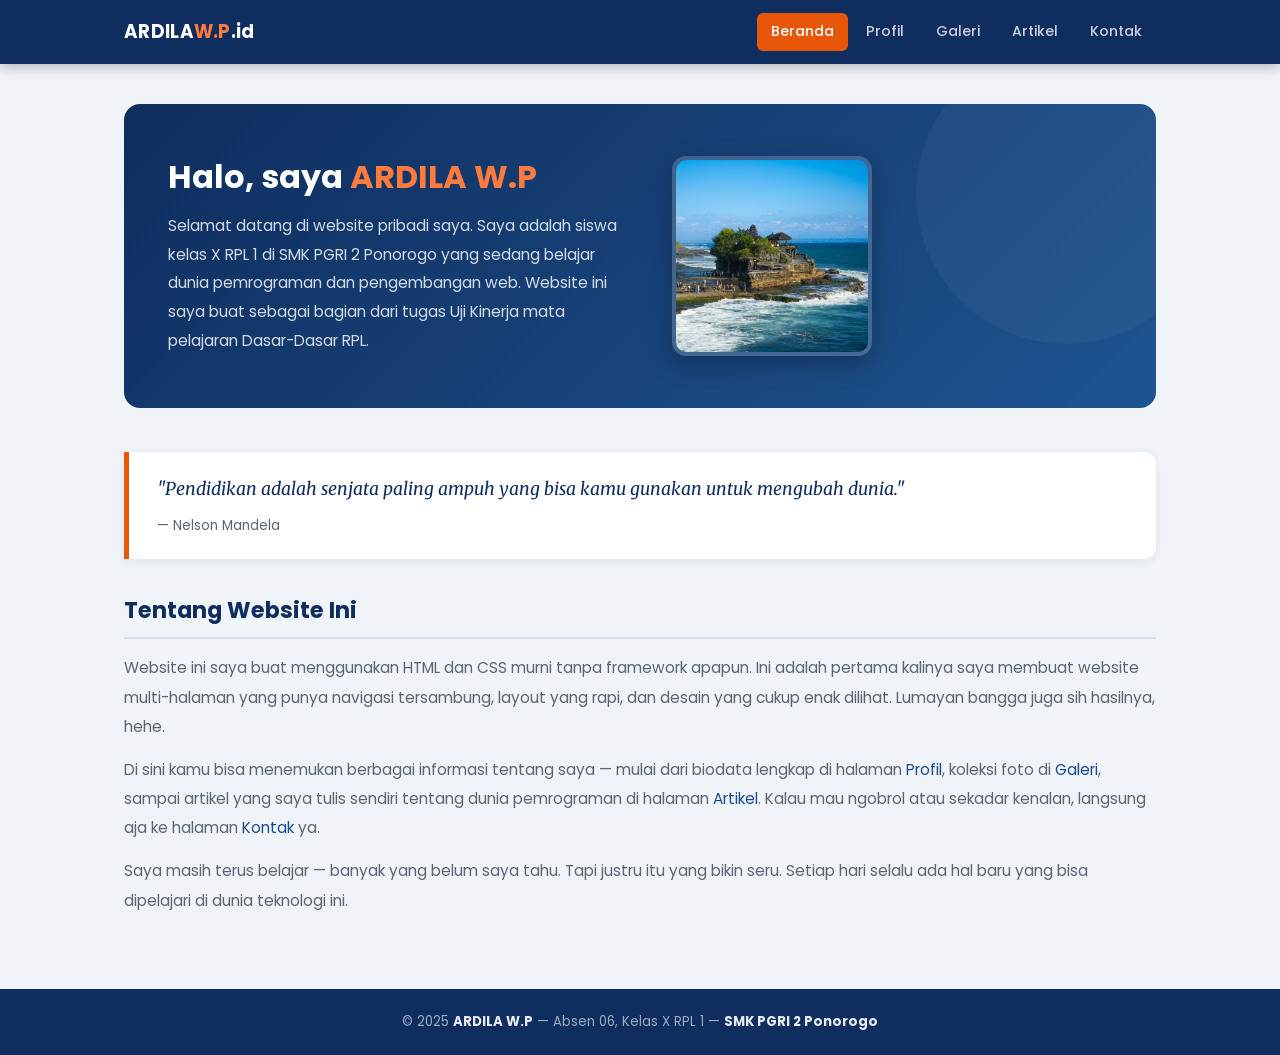
<file: website_ardila/index.html>
<!DOCTYPE html>
<html lang="id">
<head>
    <meta charset="UTF-8">
    <meta name="viewport" content="width=device-width, initial-scale=1.0">
    <title>Beranda — Website ardila w.p</title>
    <link rel="stylesheet" href="style.css">
</head>
<body>

    <header>
        <div class="header-dalam">
            <a href="index.html" class="logo-site">ARDILA<span>W.P</span>.id</a>
            <nav>
                <ul>
                    <li><a href="index.html" class="aktif">Beranda</a></li>
                    <li><a href="profil.html">Profil</a></li>
                    <li><a href="galeri.html">Galeri</a></li>
                    <li><a href="artikel.html">Artikel</a></li>
                    <li><a href="kontak.html">Kontak</a></li>
                </ul>
            </nav>
        </div>
    </header>

    <main>

        <!-- Hero / Banner -->
        <section class="hero-box">
            <div class="hero-teks">
                <h1>Halo, saya <span>ARDILA W.P</span> </h1>
                <p>
                    Selamat datang di website pribadi saya. Saya adalah siswa kelas X RPL 1
                    di SMK PGRI 2 Ponorogo yang sedang belajar dunia pemrograman dan
                    pengembangan web. Website ini saya buat sebagai bagian dari tugas
                    Uji Kinerja mata pelajaran Dasar-Dasar RPL.
                </p>
            </div>
            <div class="hero-foto">
                <img
                    src="img4.jpg"
                    alt="Pura Tanah Lot, Bali"
                >
            </div>
        </section>

        <div class="kotak-motivasi">
            <blockquote>
                "Pendidikan adalah senjata paling ampuh yang bisa kamu gunakan untuk mengubah dunia."
            </blockquote>
            <p class="sumber-kutipan">— Nelson Mandela</p>
        </div>

        <section class="tentang-saya">
            <h2>Tentang Website Ini</h2>
            <p>
                Website ini saya buat menggunakan HTML dan CSS murni tanpa framework apapun.
                Ini adalah pertama kalinya saya membuat website multi-halaman yang punya
                navigasi tersambung, layout yang rapi, dan desain yang cukup enak dilihat.
                Lumayan bangga juga sih hasilnya, hehe.
            </p>
            <p>
                Di sini kamu bisa menemukan berbagai informasi tentang saya — mulai dari
                biodata lengkap di halaman <a href="profil.html">Profil</a>, koleksi foto di
                <a href="galeri.html">Galeri</a>, sampai artikel yang saya tulis sendiri
                tentang dunia pemrograman di halaman <a href="artikel.html">Artikel</a>.
                Kalau mau ngobrol atau sekadar kenalan, langsung aja ke halaman
                <a href="kontak.html">Kontak</a> ya.
            </p>
            <p>
                Saya masih terus belajar — banyak yang belum saya tahu. Tapi justru itu
                yang bikin seru. Setiap hari selalu ada hal baru yang bisa dipelajari di
                dunia teknologi ini.
            </p>
        </section>

    </main>

    <footer>
        <p>
            &copy; 2025 <strong>ARDILA W.P</strong> &mdash; Absen 06, Kelas X RPL 1 &mdash;
            <strong>SMK PGRI 2 Ponorogo</strong>
        </p>
    </footer>

</body>
</html>
</file>
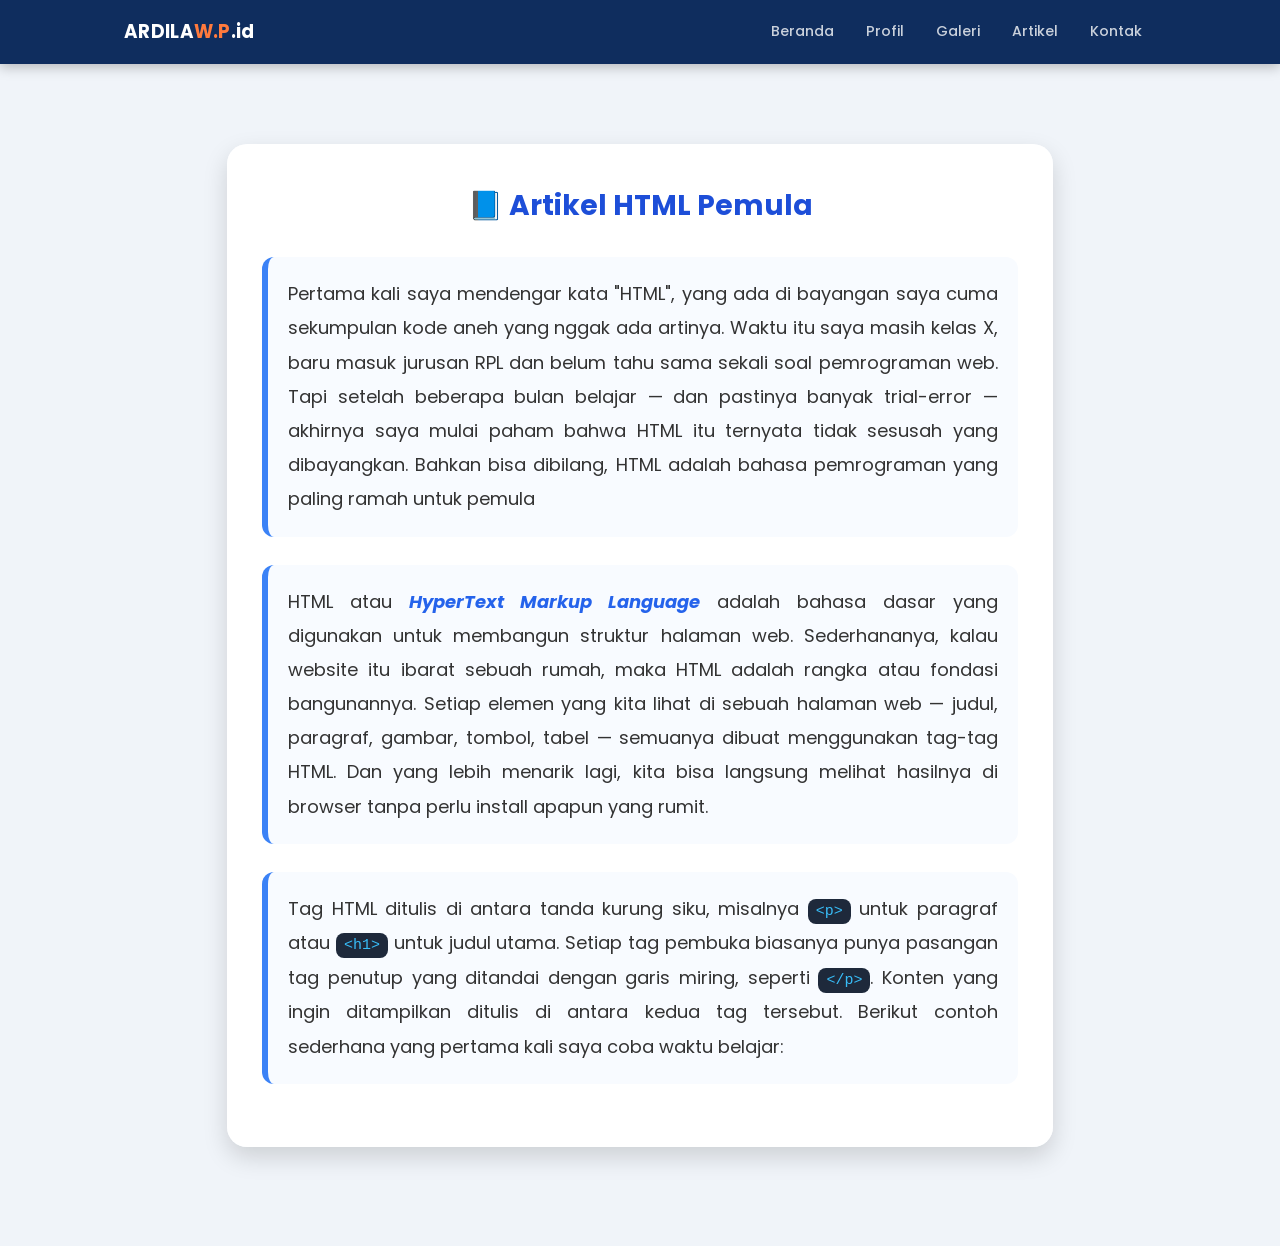
<file: website_ardila/artikel.html>
<!DOCTYPE html>
<html lang="id">
<head>
    <meta charset="UTF-8">
    <meta name="viewport" content="width=device-width, initial-scale=1.0">
    <title>Artikel — Website ARDILA W.P</title>
    <link rel="stylesheet" href="style.css">
</head>
<body>

    <header>
        <div class="header-dalam">
            <a href="index.html" class="logo-site">ARDILA<span>W.P</span>.id</a>
            <nav>
                <ul>
                    <li><a href="index.html">Beranda</a></li>
                    <li><a href="profil.html">Profil</a></li>
                    <li><a href="galeri.html">Galeri</a></li>
                    <li><a href="artikel.html">Artikel</a></li>
                    <li><a href="kontak.html">Kontak</a></li>
                </ul>
            </nav>
        </div>
    </header>

    <main><section class="artikel"> 
        <div> 
            <p>Pertama kali saya mendengar kata "HTML", yang ada di bayangan saya cuma sekumpulan kode aneh yang nggak ada artinya. Waktu itu saya masih kelas X, baru masuk jurusan RPL dan belum tahu sama sekali soal pemrograman web. Tapi setelah beberapa bulan belajar — dan pastinya banyak trial-error — akhirnya saya mulai paham bahwa HTML itu ternyata tidak sesusah yang dibayangkan. Bahkan bisa dibilang, HTML adalah bahasa pemrograman yang paling ramah untuk pemula</p>
         </div> 
         <div>
             <p> HTML atau <em>HyperText Markup Language</em> adalah bahasa dasar yang digunakan untuk membangun struktur halaman web. Sederhananya, kalau website itu ibarat sebuah rumah, maka HTML adalah rangka atau fondasi bangunannya. Setiap elemen yang kita lihat di sebuah halaman web — judul, paragraf, gambar, tombol, tabel — semuanya dibuat menggunakan tag-tag HTML. Dan yang lebih menarik lagi, kita bisa langsung melihat hasilnya di browser tanpa perlu install apapun yang rumit.</p>
             </div> <div> <p>Tag HTML ditulis di antara tanda kurung siku, misalnya <code>&lt;p&gt;</code> untuk paragraf atau <code>&lt;h1&gt;</code> untuk judul utama. Setiap tag pembuka biasanya punya pasangan tag penutup yang ditandai dengan garis miring, seperti <code>&lt;/p&gt;</code>. Konten yang ingin ditampilkan ditulis di antara kedua tag tersebut. Berikut contoh sederhana yang pertama kali saya coba waktu belajar: </p>
            </main>

</body>
</html>
</file>
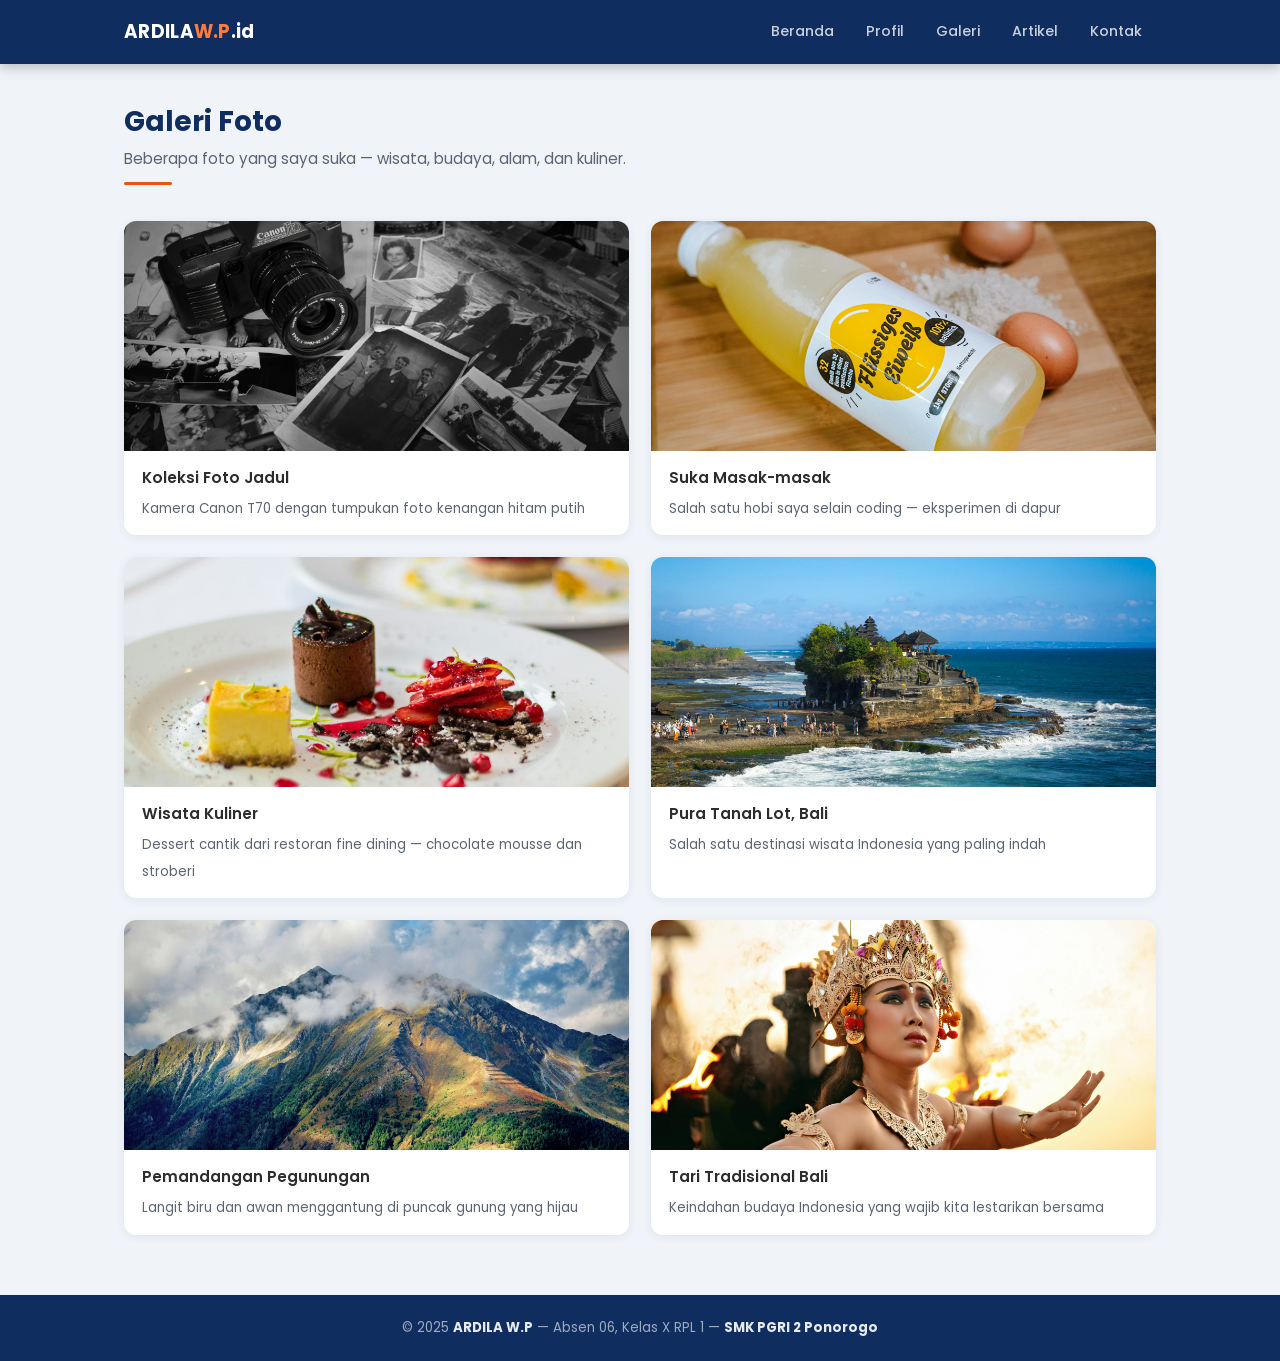
<file: website_ardila/galeri.html>
<!DOCTYPE html>
<html lang="id">
<head>
    <meta charset="UTF-8">
    <meta name="viewport" content="width=device-width, initial-scale=1.0">
    <title>Galeri — Website ARDILA W.P</title>
    <link rel="stylesheet" href="style.css">
</head>
<body>

    <header>
        <div class="header-dalam">
            <a href="index.html" class="logo-site">ARDILA<span>W.P</span>.id</a>
            <nav>
                <ul>
                    <li><a href="index.html">Beranda</a></li>
                    <li><a href="profil.html">Profil</a></li>
                    <li><a href="galeri.html">Galeri</a></li>
                    <li><a href="artikel.html">Artikel</a></li>
                    <li><a href="kontak.html">Kontak</a></li>
                </ul>
            </nav>
        </div>
    </header>

    <main>

        <div class="judul-halaman">
            <h1>Galeri Foto</h1>
            <p>Beberapa foto yang saya suka — wisata, budaya, alam, dan kuliner.</p>
            <div class="garis-aksen"></div>
        </div>

        <!-- Grid galeri — menggunakan CSS Grid sesuai ketentuan -->
        <div class="grid-galeri">

            <div class="item-galeri">
                <img src="img1.jpg" alt="Kamera dan foto jadul">
                <div class="keterangan-foto">
                    <strong>Koleksi Foto Jadul</strong>
                    <span>Kamera Canon T70 dengan tumpukan foto kenangan hitam putih</span>
                </div>
            </div>

            <div class="item-galeri">
                <img src="img2.jpg" alt="Bahan masakan telur">
                <div class="keterangan-foto">
                    <strong>Suka Masak-masak</strong>
                    <span>Salah satu hobi saya selain coding — eksperimen di dapur</span>
                </div>
            </div>

            <div class="item-galeri">
                <img src="img3.jpg" alt="Dessert fine dining">
                <div class="keterangan-foto">
                    <strong>Wisata Kuliner</strong>
                    <span>Dessert cantik dari restoran fine dining — chocolate mousse dan stroberi</span>
                </div>
            </div>

            <div class="item-galeri">
                <img src="img4.jpg" alt="Pura Tanah Lot Bali">
                <div class="keterangan-foto">
                    <strong>Pura Tanah Lot, Bali</strong>
                    <span>Salah satu destinasi wisata Indonesia yang paling indah</span>
                </div>
            </div>

            <div class="item-galeri">
                <img src="img5.jpg" alt="Pemandangan pegunungan">
                <div class="keterangan-foto">
                    <strong>Pemandangan Pegunungan</strong>
                    <span>Langit biru dan awan menggantung di puncak gunung yang hijau</span>
                </div>
            </div>

            <div class="item-galeri">
                <img src="img6.jpg" alt="Penari Bali">
                <div class="keterangan-foto">
                    <strong>Tari Tradisional Bali</strong>
                    <span>Keindahan budaya Indonesia yang wajib kita lestarikan bersama</span>
                </div>
            </div>

        </div>

    </main>

    <footer>
        <p>
            &copy; 2025 <strong>ARDILA W.P</strong> &mdash; Absen 06, Kelas X RPL 1 &mdash;
            <strong>SMK PGRI 2 Ponorogo</strong>
        </p>
    </footer>

</body>
</html>
</file>
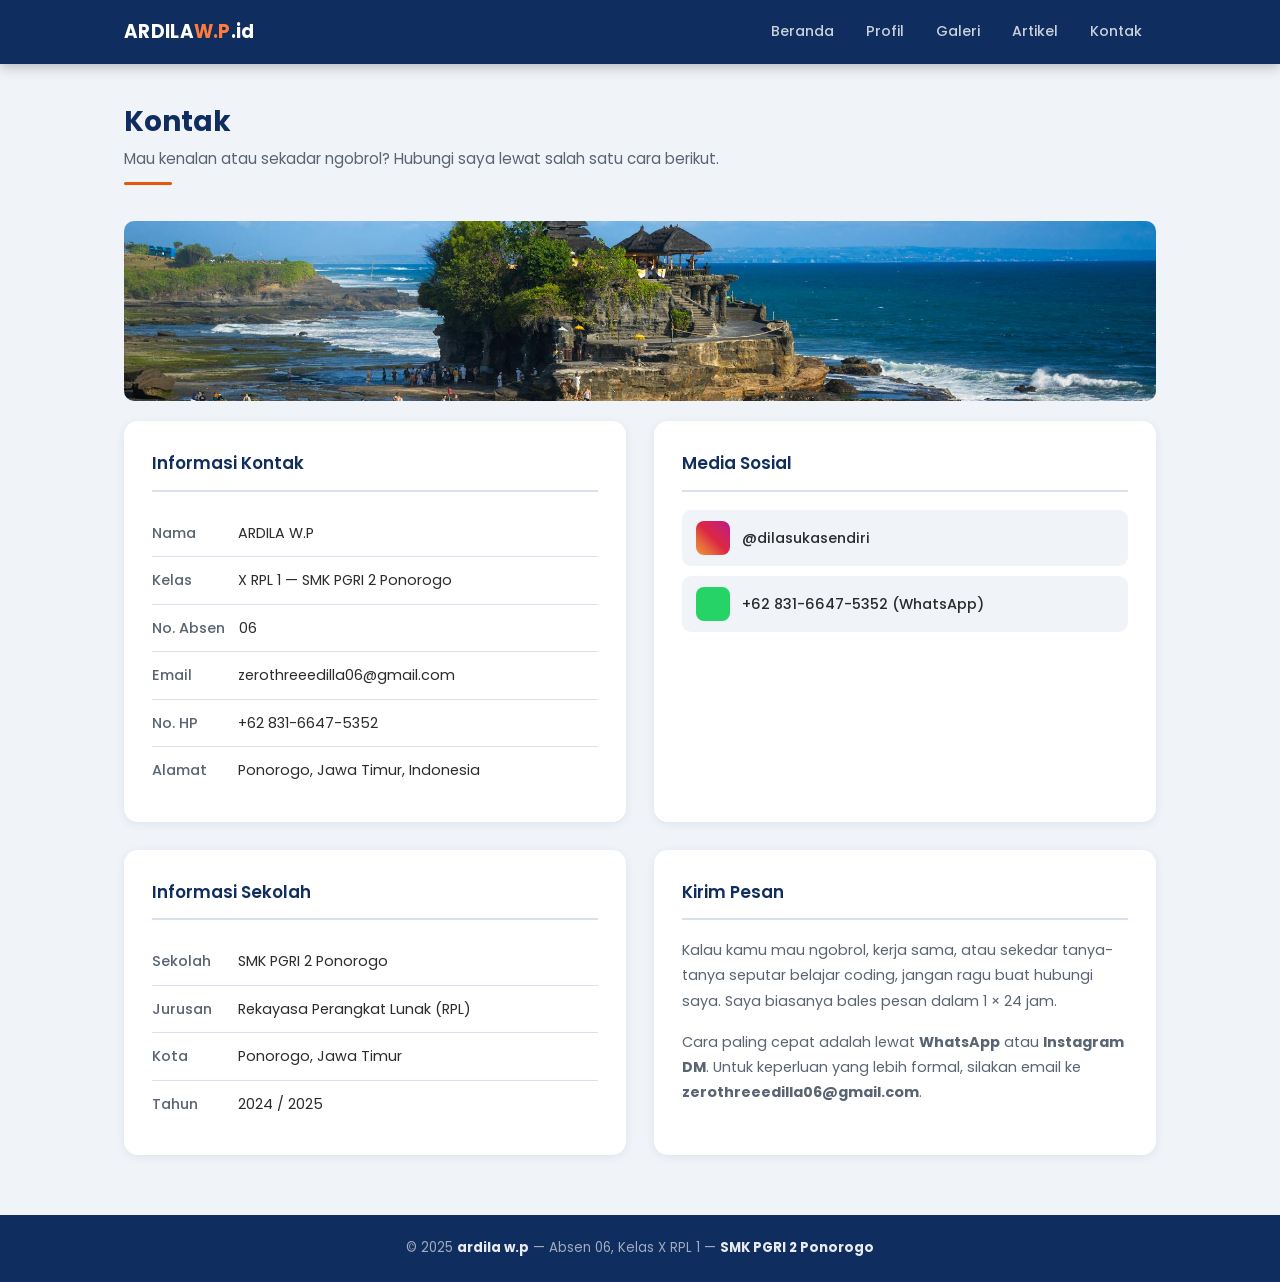
<file: website_ardila/kontak.html>
<!DOCTYPE html>
<html lang="id">
<head>
    <meta charset="UTF-8">
    <meta name="viewport" content="width=device-width, initial-scale=1.0">
    <title>Kontak — Website ARDILA W.P</title>
    <link rel="stylesheet" href="style.css">
</head>
<body>

    <header>
        <div class="header-dalam">
            <a href="index.html" class="logo-site">ARDILA<span>W.P</span>.id</a>
            <nav>
                <ul>
                    <li><a href="index.html">Beranda</a></li>
                    <li><a href="profil.html">Profil</a></li>
                    <li><a href="galeri.html">Galeri</a></li>
                    <li><a href="artikel.html">Artikel</a></li>
                    <li><a href="kontak.html">Kontak</a></li>
                </ul>
            </nav>
        </div>
    </header>

    <main>

        <div class="judul-halaman">
            <h1>Kontak</h1>
            <p>Mau kenalan atau sekadar ngobrol? Hubungi saya lewat salah satu cara berikut.</p>
            <div class="garis-aksen"></div>
        </div>

        <img
            src="img4.jpg"
            alt="Wisata Bali"
            class="gambar-kontak"
        >

        <div class="grid-kontak">

            <div class="kartu-kontak">
                <h3> Informasi Kontak</h3>
                <ul class="daftar-kontak">
                    <li>
                        <span class="label">Nama</span>
                        <span class="isi">ARDILA W.P</span>
                    </li>
                    <li>
                        <span class="label">Kelas</span>
                        <span class="isi">X RPL 1 — SMK PGRI 2 Ponorogo</span>
                    </li>
                    <li>
                        <span class="label">No. Absen</span>
                        <span class="isi">06</span>
                    </li>
                    <li>
                        <span class="label">Email</span>
                        <span class="isi">zerothreeedilla06@gmail.com</span>
                    </li>
                    <li>
                        <span class="label">No. HP</span>
                        <span class="isi">+62 831-6647-5352</span>
                    </li>
                    <li>
                        <span class="label">Alamat</span>
                        <span class="isi">Ponorogo, Jawa Timur, Indonesia</span>
                    </li>
                </ul>
            </div>

            <div class="kartu-kontak">
                <h3> Media Sosial</h3>

                <a href="#" class="link-sosmed">
                    <span class="ikon-sosmed ig"></span>
                    <span>@dilasukasendiri</span>
                </a>

                <a href="#" class="link-sosmed">
                    <span class="ikon-sosmed wa"></span>
                    <span>+62 831-6647-5352 (WhatsApp)</span>
                </a>

            

            </div>

            <div class="kartu-kontak">
                <h3> Informasi Sekolah</h3>
                <ul class="daftar-kontak">
                    <li>
                        <span class="label">Sekolah</span>
                        <span class="isi">SMK PGRI 2 Ponorogo</span>
                    </li>
                    <li>
                        <span class="label">Jurusan</span>
                        <span class="isi">Rekayasa Perangkat Lunak (RPL)</span>
                    </li>
                    <li>
                        <span class="label">Kota</span>
                        <span class="isi">Ponorogo, Jawa Timur</span>
                    </li>
                    <li>
                        <span class="label">Tahun</span>
                        <span class="isi">2024 / 2025</span>
                    </li>
                </ul>
            </div>

            <div class="kartu-kontak">
                <h3> Kirim Pesan</h3>
                <p style="font-size: 0.9rem; color: var(--teks-abu); line-height: 1.75; margin-bottom: 16px;">
                    Kalau kamu mau ngobrol, kerja sama, atau sekedar tanya-tanya seputar
                    belajar coding, jangan ragu buat hubungi saya. Saya biasanya bales
                    pesan dalam 1 × 24 jam.
                </p>
                <p style="font-size: 0.9rem; color: var(--teks-abu); line-height: 1.75;">
                    Cara paling cepat adalah lewat <strong>WhatsApp</strong> atau
                    <strong>Instagram DM</strong>. Untuk keperluan yang lebih formal,
                    silakan email ke <strong>zerothreeedilla06@gmail.com</strong>.
                </p>
            </div>

        </div>

    </main>

    <footer>
        <p>
            &copy; 2025 <strong>ardila w.p</strong> &mdash; Absen 06, Kelas X RPL 1 &mdash;
            <strong>SMK PGRI 2 Ponorogo</strong>
        </p>
    </footer>

</body>
</html>
</file>
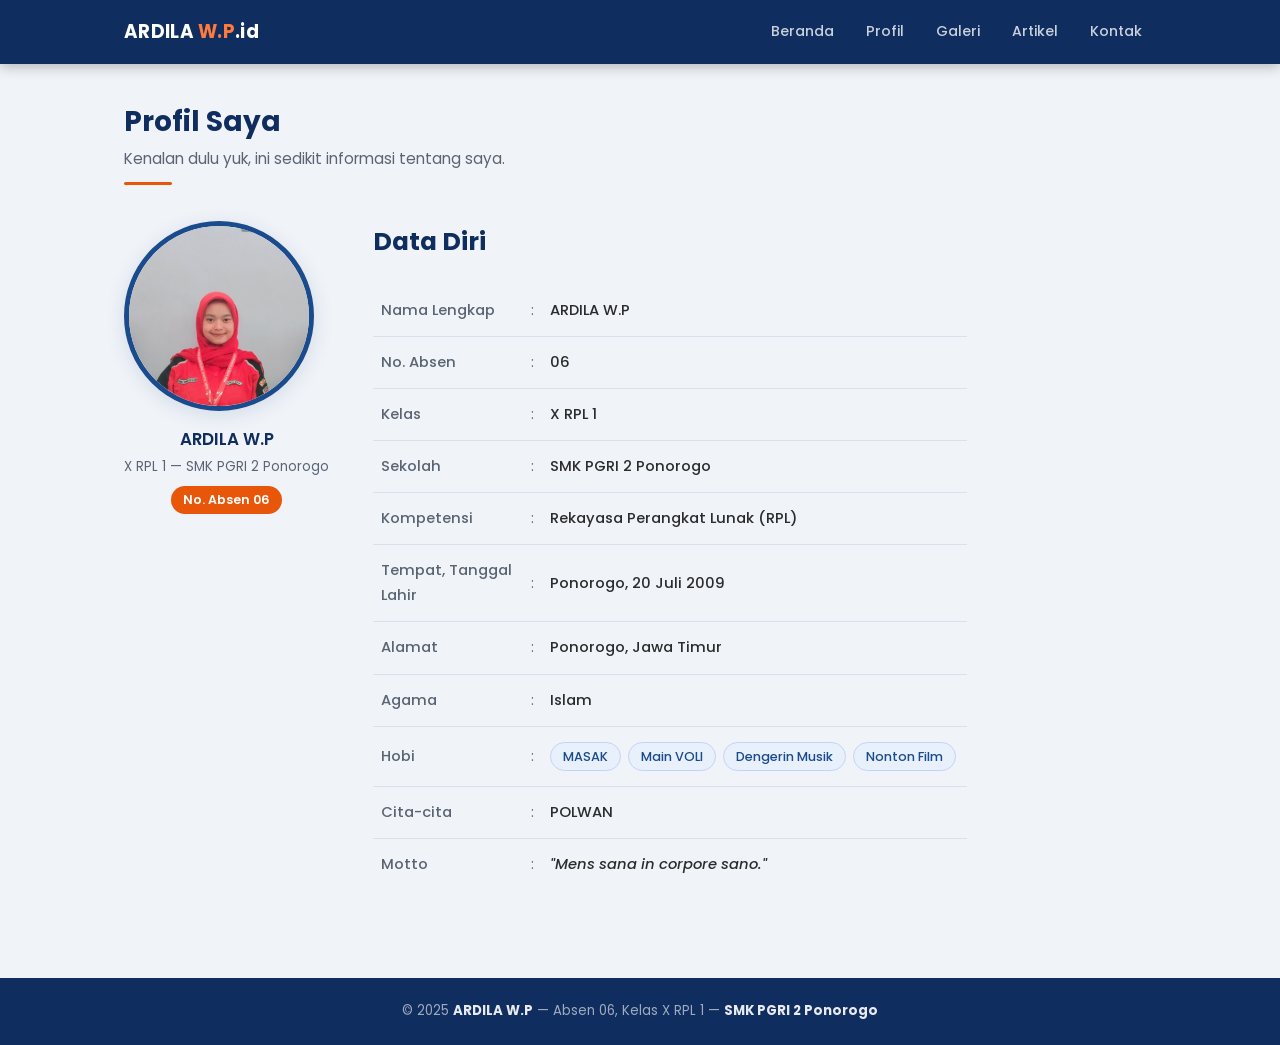
<file: website_ardila/profil.html>
<!DOCTYPE html>
<html lang="id">
<head>
    <meta charset="UTF-8">
    <meta name="viewport" content="width=device-width, initial-scale=1.0">
    <title>Profil — Website ARDILA W.P</title>
    <link rel="stylesheet" href="style.css">
</head>
<body>

    <header>
        <div class="header-dalam">
            <a href="index.html" class="logo-site">ARDILA <span>W.P</span>.id</a>
            <nav>
                <ul>
                    <li><a href="index.html">Beranda</a></li>
                    <li><a href="profil.html">Profil</a></li>
                    <li><a href="galeri.html">Galeri</a></li>
                    <li><a href="artikel.html">Artikel</a></li>
                    <li><a href="kontak.html">Kontak</a></li>
                </ul>
            </nav>
        </div>
    </header>

    <main>

        <div class="judul-halaman">
            <h1>Profil Saya</h1>
            <p>Kenalan dulu yuk, ini sedikit informasi tentang saya.</p>
            <div class="garis-aksen"></div>
        </div>

        <div class="profil-layout">

            <div class="profil-kiri">
                <img
                    src="img7.jpg"
                    alt="Foto profil Ahmad Barak"
                >
                <p class="nama-profil">ARDILA W.P</p>
                <p class="kelas-profil">X RPL 1 &mdash; SMK PGRI 2 Ponorogo</p>
                <span class="absen-badge">No. Absen 06</span>
            </div>

            <div class="profil-kanan">
                <h2>Data Diri</h2>

                <table class="tabel-biodata">
                    <tr>
                        <td>Nama Lengkap</td>
                        <td>:</td>
                        <td>ARDILA W.P</td>
                    </tr>
                    <tr>
                        <td>No. Absen</td>
                        <td>:</td>
                        <td>06</td>
                    </tr>
                    <tr>
                        <td>Kelas</td>
                        <td>:</td>
                        <td>X RPL 1</td>
                    </tr>
                    <tr>
                        <td>Sekolah</td>
                        <td>:</td>
                        <td>SMK PGRI 2 Ponorogo</td>
                    </tr>
                    <tr>
                        <td>Kompetensi</td>
                        <td>:</td>
                        <td>Rekayasa Perangkat Lunak (RPL)</td>
                    </tr>
                    <tr>
                        <td>Tempat, Tanggal Lahir</td>
                        <td>:</td>
                        <td>Ponorogo, 20 Juli 2009</td>
                    </tr>
                    <tr>
                        <td>Alamat</td>
                        <td>:</td>
                        <td>Ponorogo, Jawa Timur</td>
                    </tr>
                    <tr>
                        <td>Agama</td>
                        <td>:</td>
                        <td>Islam</td>
                    </tr>
                    <tr>
                        <td>Hobi</td>
                        <td>:</td>
                        <td>
                            <span class="tag-hobi">MASAK</span>
                            <span class="tag-hobi">Main VOLI</span>
                            <span class="tag-hobi">Dengerin Musik</span>
                            <span class="tag-hobi">Nonton Film</span>
                        </td>
                    </tr>
                    <tr>
                        <td>Cita-cita</td>
                        <td>:</td>
                        <td>POLWAN</td>
                    </tr>
                    <tr>
                        <td>Motto</td>
                        <td>:</td>
                        <td><em>"Mens sana in corpore sano."</em></td>
                    </tr>
                </table>

            </div>
        </div>

    </main>

    <footer>
        <p>
            &copy; 2025 <strong>ARDILA W.P</strong> &mdash; Absen 06, Kelas X RPL 1 &mdash;
            <strong>SMK PGRI 2 Ponorogo</strong>
        </p>
    </footer>

</body>
</html>
</file>
<file: website_ardila/style.css>
/* =============================================
   style.css — Website Ahmad Barak | XI RPL 1
   SMK PGRI 2 Ponorogo
   ============================================= */

@import url('https://fonts.googleapis.com/css2?family=Poppins:ital,wght@0,300;0,400;0,500;0,600;0,700;1,400&family=Merriweather:ital,wght@0,400;0,700;1,400&display=swap');

/* ---- CSS Variables ---- */
:root {
    --biru-tua: #0f2d5e;
    --biru: #1a4b8c;
    --aksen: #e8560a;
    --aksen-muda: #ff7a3d;
    --bg: #f0f4f9;
    --putih: #ffffff;
    --teks: #2c2c2c;
    --teks-abu: #5a6472;
    --border: #d8e1ed;
    --shadow-ringan: 0 2px 10px rgba(15, 45, 94, 0.08);
    --shadow-sedang: 0 4px 20px rgba(15, 45, 94, 0.12);
}

/* ---- Reset & Base ---- */
* {
    margin: 0;
    padding: 0;
    box-sizing: border-box;
}

body {
    font-family: 'Poppins', sans-serif;
    background-color: var(--bg);
    color: var(--teks);
    line-height: 1.7;
    min-height: 100vh;
    display: flex;
    flex-direction: column;
}

img {
    max-width: 100%;
    display: block;
}

a {
    color: var(--biru);
    text-decoration: none;
}

ul {
    list-style: none;
}

/* =============================================
   HEADER & NAVIGASI
   ============================================= */
header {
    background-color: var(--biru-tua);
    position: sticky;
    top: 0;
    z-index: 999;
    box-shadow: 0 3px 12px rgba(0, 0, 0, 0.25);
}

.header-dalam {
    max-width: 1080px;
    margin: 0 auto;
    padding: 0 24px;
    height: 64px;
    display: flex;
    align-items: center;
    justify-content: space-between;
}

.logo-site {
    font-size: 1.15rem;
    font-weight: 700;
    color: var(--putih);
    letter-spacing: 0.3px;
}

.logo-site span {
    color: var(--aksen-muda);
}

/* Navigasi pakai Flexbox — sesuai ketentuan */
nav ul {
    display: flex;
    align-items: center;
    gap: 4px;
}

nav ul li a {
    color: rgba(255, 255, 255, 0.78);
    font-size: 0.88rem;
    font-weight: 500;
    padding: 7px 14px;
    border-radius: 6px;
    transition: background-color 0.2s ease, color 0.2s ease;
    display: block;
}

/* Hover effect pada navigasi — sesuai ketentuan */
nav ul li a:hover {
    background-color: var(--aksen);
    color: var(--putih);
}

nav ul li a.aktif {
    background-color: var(--aksen);
    color: var(--putih);
}

/* =============================================
   MAIN CONTENT WRAPPER
   ============================================= */
main {
    flex: 1;
    max-width: 1080px;
    margin: 0 auto;
    width: 100%;
    padding: 40px 24px 60px;
}

/* =============================================
   FOOTER
   ============================================= */
footer {
    background-color: var(--biru-tua);
    color: rgba(255, 255, 255, 0.6);
    text-align: center;
    padding: 22px 20px;
    font-size: 0.83rem;
    margin-top: auto;
}

footer strong {
    color: rgba(255, 255, 255, 0.9);
}

footer a {
    color: var(--aksen-muda);
}

/* =============================================
   KOMPONEN UMUM
   ============================================= */
.judul-halaman {
    margin-bottom: 36px;
}

.judul-halaman h1 {
    font-size: 1.75rem;
    color: var(--biru-tua);
    font-weight: 700;
    margin-bottom: 6px;
    line-height: 1.3;
}

.judul-halaman p {
    color: var(--teks-abu);
    font-size: 0.95rem;
}

.garis-aksen {
    width: 48px;
    height: 3px;
    background-color: var(--aksen);
    border-radius: 2px;
    margin-top: 10px;
}

/* =============================================
   HALAMAN BERANDA (index.html)
   ============================================= */
.hero-box {
    background: linear-gradient(135deg, var(--biru-tua) 0%, #1e548f 100%);
    border-radius: 16px;
    padding: 52px 44px;
    color: var(--putih);
    display: flex;
    align-items: center;
    gap: 44px;
    margin-bottom: 44px;
    overflow: hidden;
    position: relative;
}

.hero-box::before {
    content: '';
    position: absolute;
    top: -60px;
    right: -60px;
    width: 300px;
    height: 300px;
    border-radius: 50%;
    background: rgba(255,255,255,0.04);
    pointer-events: none;
}

.hero-teks h1 {
    font-size: 2rem;
    font-weight: 700;
    line-height: 1.3;
    margin-bottom: 14px;
}

.hero-teks h1 span {
    color: var(--aksen-muda);
}

.hero-teks p {
    font-size: 0.97rem;
    opacity: 0.82;
    line-height: 1.85;
    max-width: 460px;
}

.hero-foto {
    flex-shrink: 0;
}

.hero-foto img {
    width: 200px;
    height: 200px;
    border-radius: 14px;
    object-fit: cover;
    border: 4px solid rgba(255, 255, 255, 0.18);
    box-shadow: 0 8px 24px rgba(0,0,0,0.25);
}

/* Quote motivasi */
.kotak-motivasi {
    background: var(--putih);
    border-left: 5px solid var(--aksen);
    border-radius: 0 12px 12px 0;
    padding: 22px 28px;
    box-shadow: var(--shadow-ringan);
    margin: 32px 0;
}

.kotak-motivasi blockquote {
    font-family: 'Merriweather', serif;
    font-size: 1.1rem;
    font-style: italic;
    color: var(--biru-tua);
    line-height: 1.75;
}

.kotak-motivasi .sumber-kutipan {
    margin-top: 10px;
    font-size: 0.83rem;
    color: var(--teks-abu);
    font-style: normal;
}

.tentang-saya h2 {
    font-size: 1.4rem;
    color: var(--biru-tua);
    margin-bottom: 14px;
    padding-bottom: 8px;
    border-bottom: 2px solid var(--border);
}

.tentang-saya p {
    color: var(--teks-abu);
    line-height: 1.9;
    margin-bottom: 14px;
    font-size: 0.96rem;
}

/* =============================================
   HALAMAN PROFIL (profil.html)
   ============================================= */
.profil-layout {
    display: flex;
    gap: 44px;
    align-items: flex-start;
}

.profil-kiri {
    flex-shrink: 0;
    text-align: center;
}

.profil-kiri img {
    width: 190px;
    height: 190px;
    border-radius: 50%;
    object-fit: cover;
    border: 5px solid var(--biru);
    box-shadow: var(--shadow-sedang);
}

.profil-kiri .nama-profil {
    margin-top: 14px;
    font-weight: 600;
    color: var(--biru-tua);
    font-size: 1.05rem;
}

.profil-kiri .kelas-profil {
    font-size: 0.83rem;
    color: var(--teks-abu);
    margin-top: 2px;
}

.profil-kiri .absen-badge {
    display: inline-block;
    background-color: var(--aksen);
    color: var(--putih);
    font-size: 0.78rem;
    font-weight: 600;
    padding: 3px 12px;
    border-radius: 20px;
    margin-top: 8px;
}

.profil-kanan h2 {
    font-size: 1.55rem;
    color: var(--biru-tua);
    margin-bottom: 22px;
    font-weight: 700;
}

/* Tabel biodata */
.tabel-biodata {
    width: 100%;
    border-collapse: collapse;
    margin-bottom: 28px;
}

.tabel-biodata tr {
    border-bottom: 1px solid var(--border);
}

.tabel-biodata tr:last-child {
    border-bottom: none;
}

.tabel-biodata td {
    padding: 13px 8px;
    font-size: 0.92rem;
    vertical-align: middle;
}

.tabel-biodata td:first-child {
    color: var(--teks-abu);
    font-weight: 500;
    width: 150px;
}

.tabel-biodata td:nth-child(2) {
    color: var(--teks-abu);
    width: 16px;
    text-align: center;
}

.tabel-biodata td:last-child {
    color: var(--teks);
    font-weight: 500;
}

.tag-hobi {
    display: inline-block;
    background-color: #e8f0fc;
    color: var(--biru);
    border: 1px solid #c2d4f5;
    padding: 3px 12px;
    border-radius: 20px;
    font-size: 0.8rem;
    font-weight: 500;
    margin: 2px 3px 2px 0;
}

/* =============================================
   HALAMAN GALERI (galeri.html)
   ============================================= */
.grid-galeri {
    display: grid;
    grid-template-columns: repeat(2, 1fr);
    gap: 22px;
}

.item-galeri {
    background: var(--putih);
    border-radius: 12px;
    overflow: hidden;
    box-shadow: var(--shadow-ringan);
    transition: transform 0.25s ease, box-shadow 0.25s ease;
}

.item-galeri:hover {
    transform: translateY(-5px);
    box-shadow: var(--shadow-sedang);
}

.item-galeri img {
    width: 100%;
    height: 230px;
    object-fit: cover;
}

.keterangan-foto {
    padding: 14px 18px;
}

.keterangan-foto strong {
    display: block;
    font-size: 0.95rem;
    color: var(--teks);
    font-weight: 600;
    margin-bottom: 3px;
}

.keterangan-foto span {
    font-size: 0.83rem;
    color: var(--teks-abu);
}

.wrapper-artikel {
    max-width: 780px;
}

.judul-artikel {
    font-size: 1.85rem;
    color: var(--biru-tua);
    font-weight: 700;
    line-height: 1.35;
    margin-bottom: 12px;
}

.meta-artikel {
    display: flex;
    gap: 18px;
    font-size: 0.83rem;
    color: var(--teks-abu);
    margin-bottom: 28px;
    padding-bottom: 20px;
    border-bottom: 1px solid var(--border);
}

.meta-artikel span {
    display: flex;
    align-items: center;
    gap: 5px;
}

.gambar-artikel {
    width: 100%;
    border-radius: 12px;
    margin: 6px 0 28px;
    box-shadow: var(--shadow-ringan);
    max-height: 380px;
    object-fit: cover;
}

.wrapper-artikel p {
    color: var(--teks-abu);
    line-height: 1.95;
    margin-bottom: 18px;
    font-size: 0.96rem;
}

.wrapper-artikel h2 {
    font-size: 1.2rem;
    color: var(--biru-tua);
    margin: 32px 0 12px;
    padding-left: 14px;
    border-left: 4px solid var(--aksen);
    line-height: 1.4;
}

.wrapper-artikel h3 {
    font-size: 1.02rem;
    color: var(--biru);
    margin: 22px 0 8px;
    font-weight: 600;
}

.contoh-kode {
    background-color: #1e2b3c;
    color: #a8d8a8;
    padding: 18px 22px;
    border-radius: 10px;
    font-family: 'Courier New', monospace;
    font-size: 0.87rem;
    margin: 16px 0 22px;
    overflow-x: auto;
    line-height: 1.7;
}

.grid-kontak {
    display: grid;
    grid-template-columns: 1fr 1fr;
    gap: 28px;
}

.kartu-kontak {
    background: var(--putih);
    border-radius: 14px;
    padding: 28px;
    box-shadow: var(--shadow-ringan);
}

.kartu-kontak h3 {
    font-size: 1.05rem;
    color: var(--biru-tua);
    font-weight: 600;
    margin-bottom: 18px;
    padding-bottom: 12px;
    border-bottom: 2px solid var(--border);
}

.daftar-kontak li {
    padding: 11px 0;
    border-bottom: 1px solid var(--border);
    font-size: 0.9rem;
    display: flex;
    gap: 14px;
}

.daftar-kontak li:last-child {
    border-bottom: none;
}

.daftar-kontak .label {
    color: var(--teks-abu);
    font-weight: 500;
    min-width: 72px;
    flex-shrink: 0;
}

.daftar-kontak .isi {
    color: var(--teks);
    word-break: break-all;
}

/* Sosial media links */
.link-sosmed {
    display: flex;
    align-items: center;
    gap: 12px;
    padding: 11px 14px;
    border-radius: 9px;
    background-color: var(--bg);
    transition: background-color 0.2s, color 0.2s;
    margin-bottom: 10px;
    font-size: 0.9rem;
    font-weight: 500;
    color: var(--teks);
}

.link-sosmed:hover {
    background-color: var(--biru-tua);
    color: var(--putih);
}

.link-sosmed:last-child {
    margin-bottom: 0;
}

.ikon-sosmed {
    width: 34px;
    height: 34px;
    border-radius: 8px;
    display: flex;
    align-items: center;
    justify-content: center;
    font-size: 1.1rem;
    flex-shrink: 0;
}

.ig { background: linear-gradient(45deg, #f09433, #e6683c, #dc2743, #cc2366, #bc1888); }
.yt { background: #ff0000; }
.wa { background: #25D366; }
.gh { background: #24292e; }

.gambar-kontak {
    width: 100%;
    height: 180px;
    object-fit: cover;
    border-radius: 10px;
    margin-bottom: 20px;
}

@media (max-width: 768px) {
    .header-dalam {
        flex-direction: column;
        height: auto;
        padding: 14px 16px;
        gap: 10px;
    }

    nav ul {
        flex-wrap: wrap;
        justify-content: center;
        gap: 4px;
    }

    nav ul li a {
        font-size: 0.82rem;
        padding: 6px 10px;
    }

    main {
        padding: 24px 16px 48px;
    }

    .hero-box {
        flex-direction: column-reverse;
        padding: 32px 24px;
        text-align: center;
        gap: 24px;
    }

    .hero-teks p {
        max-width: 100%;
    }

    .profil-layout {
        flex-direction: column;
        align-items: center;
    }

    .grid-galeri {
        grid-template-columns: 1fr;
    }

    .grid-kontak {
        grid-template-columns: 1fr;
    }
}
.artikel{
    width: 80%;
    margin: 40px auto;
    padding: 35px;
    background: rgba(255,255,255,0.95);
    border-radius: 20px;
    box-shadow: 0 10px 25px rgba(0,0,0,0.15);
    backdrop-filter: blur(5px);
    font-family: 'Poppins', sans-serif;
    line-height: 1.9;
    color: #333;
    transition: 0.3s;
}

.artikel:hover{
    transform: translateY(-5px);
    box-shadow: 0 15px 30px rgba(0,0,0,0.2);
}

.artikel div{
    margin-bottom: 28px;
    padding: 20px;
    border-left: 6px solid #3b82f6;
    background: #f8fbff;
    border-radius: 12px;
    transition: 0.3s;
}

.artikel div:hover{
    background: #eef6ff;
    transform: scale(1.01);
}

.artikel p{
    font-size: 18px;
    text-align: justify;
    margin: 0;
}

.artikel em{
    color: #2563eb;
    font-style: italic;
    font-weight: bold;
}

.artikel code{
    background: #1e293b;
    color: #38bdf8;
    padding: 4px 8px;
    border-radius: 8px;
    font-family: Consolas, monospace;
    font-size: 15px;
}

.artikel::before{
    content: "📘 Artikel HTML Pemula";
    display: block;
    font-size: 28px;
    font-weight: bold;
    color: #1d4ed8;
    margin-bottom: 25px;
    text-align: center;
}

@media(max-width:768px){
    .artikel{
        width: 92%;
        padding: 20px;
    }

    .artikel p{
        font-size: 16px;
    }
}
</file>
